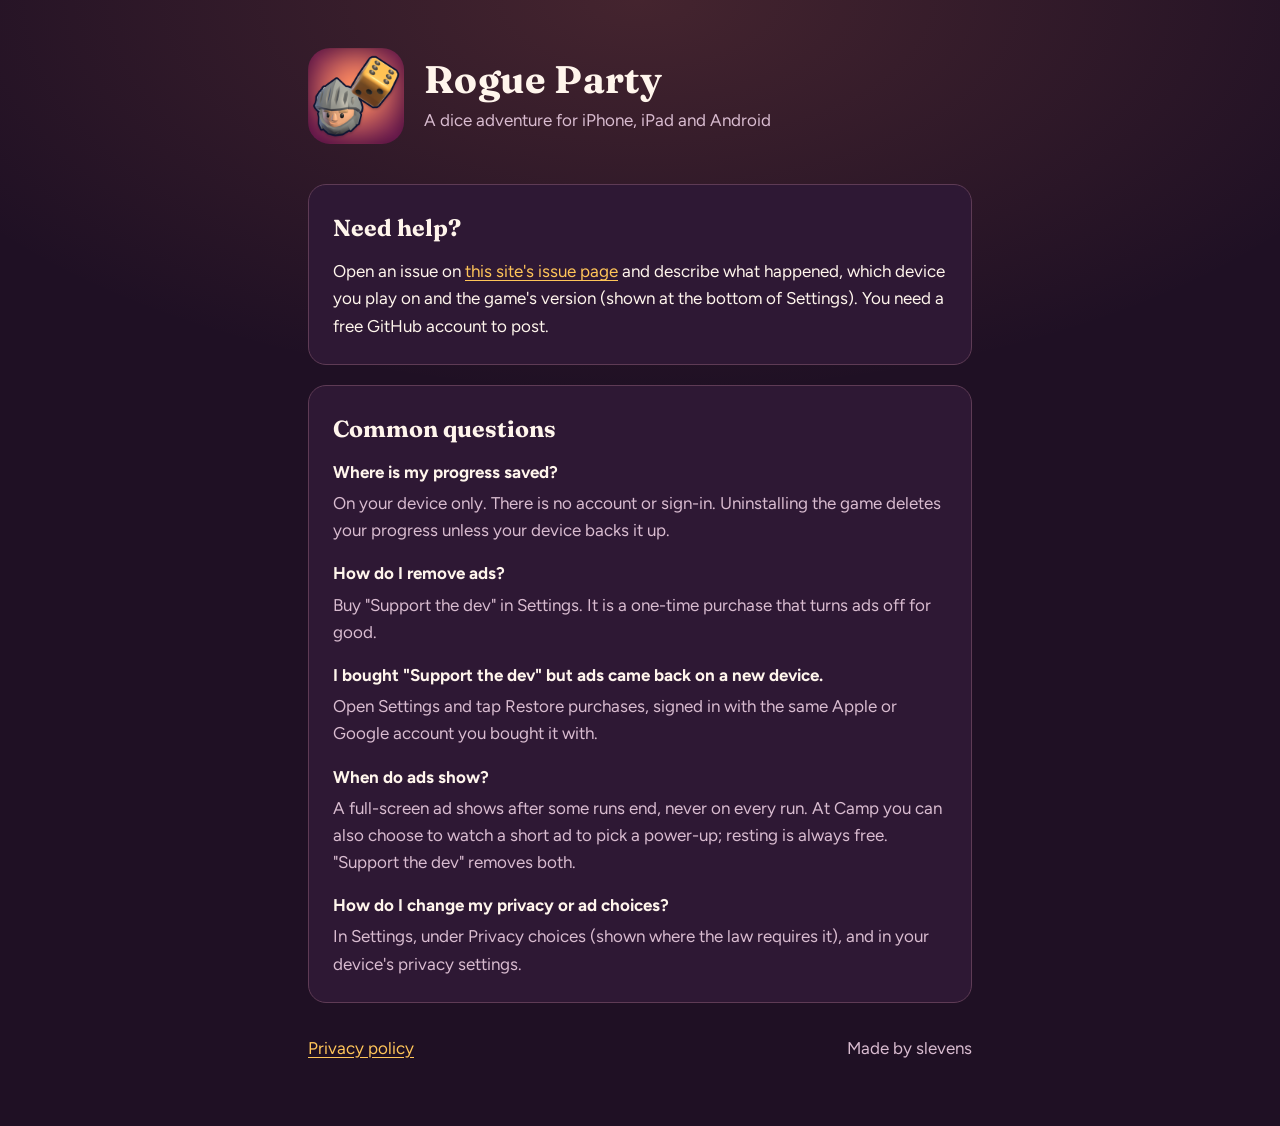
<file: index.html>
<!doctype html>
<html lang="en">
<head>
<meta charset="utf-8">
<meta name="viewport" content="width=device-width, initial-scale=1">
<title>Rogue Party Support</title>
<meta name="description" content="Help and contact for Rogue Party, a dice adventure for iPhone, iPad and Android.">
<link rel="icon" href="assets/icon-256.png">
<link rel="preconnect" href="https://fonts.googleapis.com">
<link rel="preconnect" href="https://fonts.gstatic.com" crossorigin>
<link rel="stylesheet" href="https://fonts.googleapis.com/css2?family=Fraunces:opsz,wght@9..144,600;9..144,700&family=Figtree:wght@400;500;600;700&display=swap">
<link rel="stylesheet" href="assets/site.css">
</head>
<body>
<main class="page">
  <header class="head">
    <img src="assets/icon-256.png" alt="Rogue Party app icon" width="96" height="96">
    <div>
      <h1>Rogue Party</h1>
      <p class="tag">A dice adventure for iPhone, iPad and Android</p>
    </div>
  </header>

  <section>
    <h2>Need help?</h2>
    <p>Open an issue on <a href="https://github.com/sjlevens/rogue-party/issues">this site's issue page</a> and describe
      what happened, which device you play on and the game's version (shown at the bottom of Settings). You need a free
      GitHub account to post.</p>
  </section>

  <section>
    <h2>Common questions</h2>
    <dl>
      <dt>Where is my progress saved?</dt>
      <dd>On your device only. There is no account or sign-in. Uninstalling the game deletes your progress unless your
        device backs it up.</dd>
      <dt>How do I remove ads?</dt>
      <dd>Buy "Support the dev" in Settings. It is a one-time purchase that turns ads off for good.</dd>
      <dt>I bought "Support the dev" but ads came back on a new device.</dt>
      <dd>Open Settings and tap Restore purchases, signed in with the same Apple or Google account you bought it with.</dd>
      <dt>When do ads show?</dt>
      <dd>A full-screen ad shows after some runs end, never on every run. At Camp you can also choose to watch a short ad to pick a power-up; resting is always free. "Support the dev" removes both.</dd>
      <dt>How do I change my privacy or ad choices?</dt>
      <dd>In Settings, under Privacy choices (shown where the law requires it), and in your device's privacy settings.</dd>
    </dl>
  </section>

  <footer>
    <a href="privacy/">Privacy policy</a>
    <span>Made by slevens</span>
  </footer>
</main>
</body>
</html>
</file>
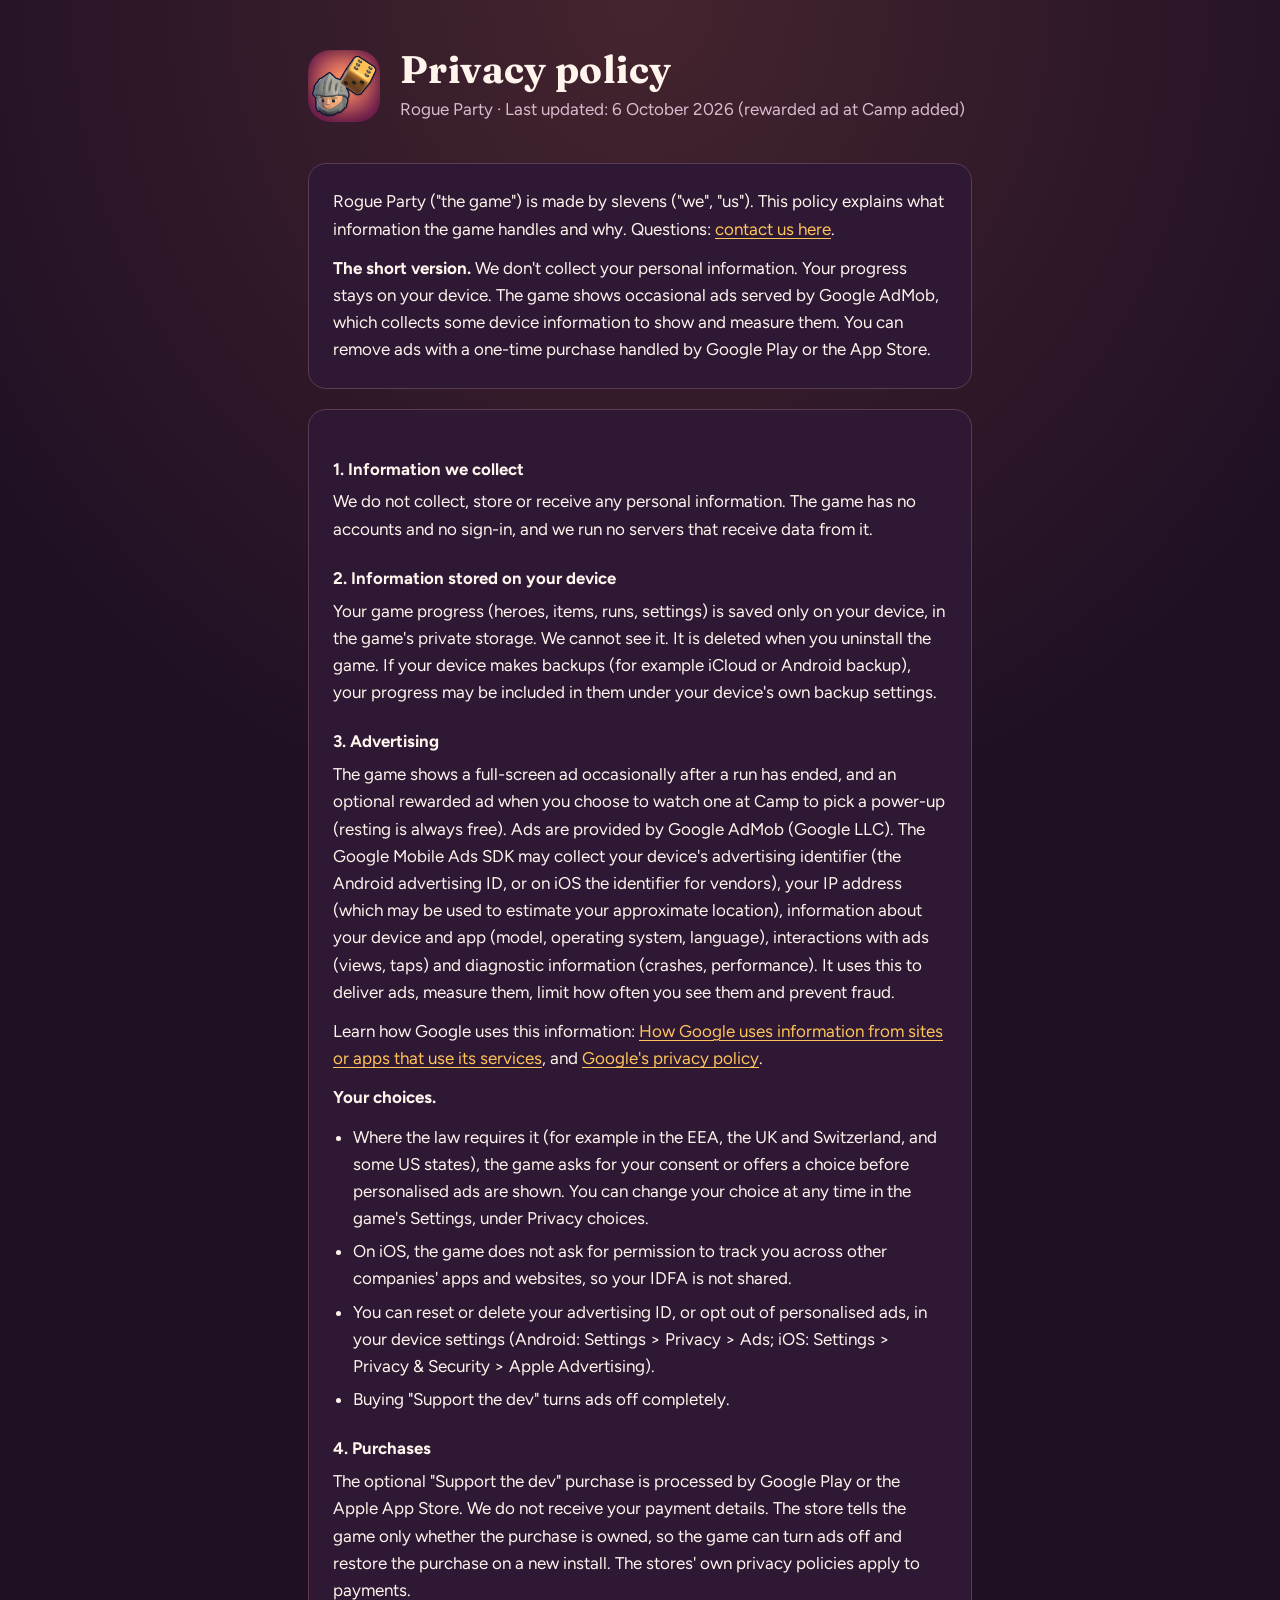
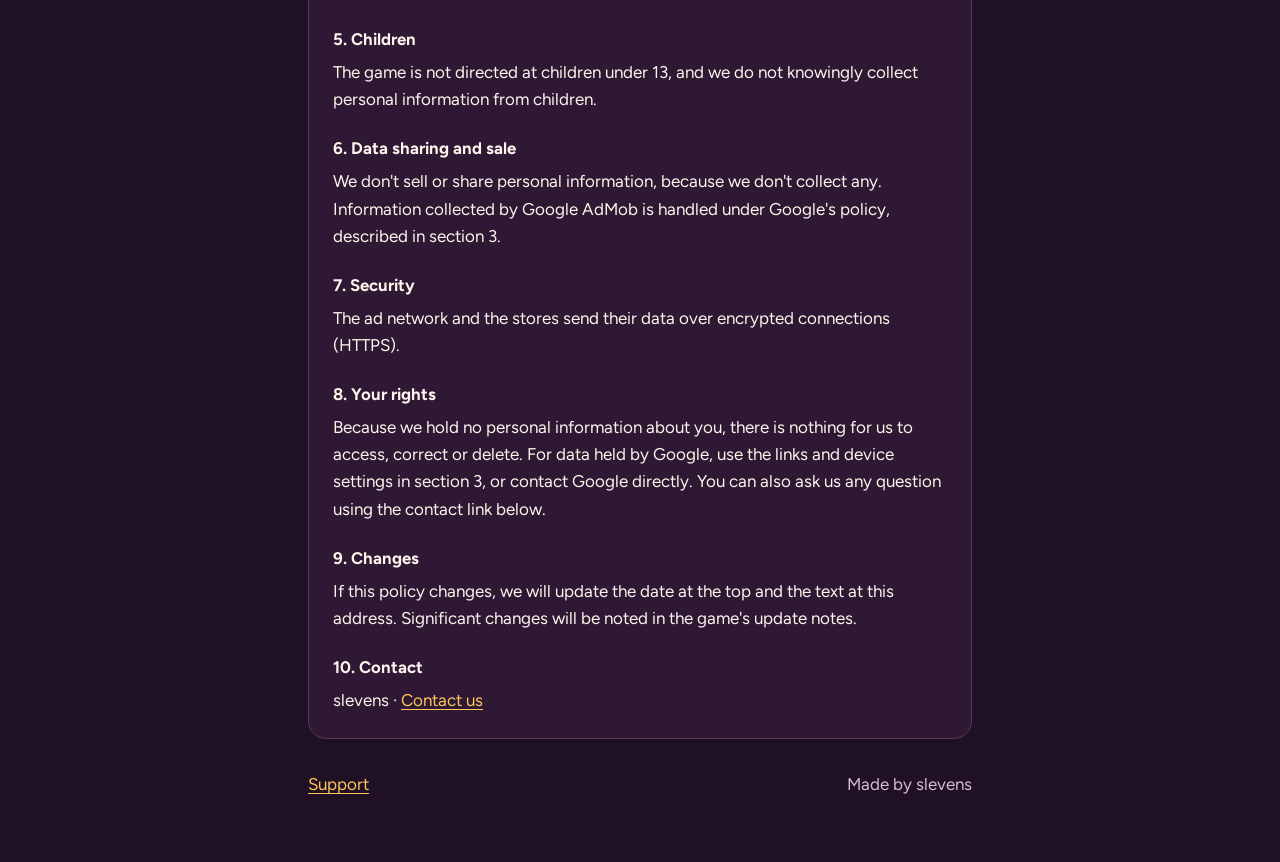
<file: privacy/index.html>
<!doctype html>
<html lang="en">
<head>
<meta charset="utf-8">
<meta name="viewport" content="width=device-width, initial-scale=1">
<title>Rogue Party Privacy Policy</title>
<meta name="description" content="How Rogue Party handles information: no accounts, progress saved on your device, ads by Google AdMob.">
<link rel="icon" href="../assets/icon-256.png">
<link rel="preconnect" href="https://fonts.googleapis.com">
<link rel="preconnect" href="https://fonts.gstatic.com" crossorigin>
<link rel="stylesheet" href="https://fonts.googleapis.com/css2?family=Fraunces:opsz,wght@9..144,600;9..144,700&family=Figtree:wght@400;500;600;700&display=swap">
<link rel="stylesheet" href="../assets/site.css">
</head>
<body>
<main class="page legal">
  <header class="head">
    <img src="../assets/icon-256.png" alt="Rogue Party app icon" width="72" height="72">
    <div>
      <h1>Privacy policy</h1>
      <p class="tag">Rogue Party &middot; <span class="updated">Last updated: 6 October 2026 (rewarded ad at Camp added)</span></p>
    </div>
  </header>

  <section>
    <p>Rogue Party ("the game") is made by slevens ("we", "us"). This policy explains what information the game handles
      and why. Questions: <a href="https://github.com/sjlevens/rogue-party/issues">contact us here</a>.</p>
    <p><strong>The short version.</strong> We don't collect your personal information. Your progress stays on your
      device. The game shows occasional ads served by Google AdMob, which collects some device information to show and
      measure them. You can remove ads with a one-time purchase handled by Google Play or the App Store.</p>
  </section>

  <section>
    <h3>1. Information we collect</h3>
    <p>We do not collect, store or receive any personal information. The game has no accounts and no sign-in, and we
      run no servers that receive data from it.</p>

    <h3>2. Information stored on your device</h3>
    <p>Your game progress (heroes, items, runs, settings) is saved only on your device, in the game's private storage.
      We cannot see it. It is deleted when you uninstall the game. If your device makes backups (for example iCloud or
      Android backup), your progress may be included in them under your device's own backup settings.</p>

    <h3>3. Advertising</h3>
    <p>The game shows a full-screen ad occasionally after a run has ended, and an optional rewarded ad when you choose to watch one at Camp to pick a power-up (resting is always free). Ads are provided by Google AdMob
      (Google LLC). The Google Mobile Ads SDK may collect your device's advertising identifier (the Android advertising
      ID, or on iOS the identifier for vendors), your IP address (which may be used to estimate your approximate
      location), information about your device and app (model, operating system, language), interactions with ads
      (views, taps) and diagnostic information (crashes, performance). It uses this to deliver ads, measure them, limit
      how often you see them and prevent fraud.</p>
    <p>Learn how Google uses this information: <a href="https://policies.google.com/technologies/partner-sites">How
      Google uses information from sites or apps that use its services</a>, and
      <a href="https://policies.google.com/privacy">Google's privacy policy</a>.</p>
    <p><strong>Your choices.</strong></p>
    <ul>
      <li>Where the law requires it (for example in the EEA, the UK and Switzerland, and some US states), the game asks
        for your consent or offers a choice before personalised ads are shown. You can change your choice at any time in
        the game's Settings, under Privacy choices.</li>
      <li>On iOS, the game does not ask for permission to track you across other companies' apps and websites, so your
        IDFA is not shared.</li>
      <li>You can reset or delete your advertising ID, or opt out of personalised ads, in your device settings (Android:
        Settings &gt; Privacy &gt; Ads; iOS: Settings &gt; Privacy &amp; Security &gt; Apple Advertising).</li>
      <li>Buying "Support the dev" turns ads off completely.</li>
    </ul>

    <h3>4. Purchases</h3>
    <p>The optional "Support the dev" purchase is processed by Google Play or the Apple App Store. We do not receive
      your payment details. The store tells the game only whether the purchase is owned, so the game can turn ads off
      and restore the purchase on a new install. The stores' own privacy policies apply to payments.</p>

    <h3>5. Children</h3>
    <p>The game is not directed at children under 13, and we do not knowingly collect personal information from
      children.</p>

    <h3>6. Data sharing and sale</h3>
    <p>We don't sell or share personal information, because we don't collect any. Information collected by Google
      AdMob is handled under Google's policy, described in section 3.</p>

    <h3>7. Security</h3>
    <p>The ad network and the stores send their data over encrypted connections (HTTPS).</p>

    <h3>8. Your rights</h3>
    <p>Because we hold no personal information about you, there is nothing for us to access, correct or delete. For data
      held by Google, use the links and device settings in section 3, or contact Google directly. You can also ask us
      any question using the contact link below.</p>

    <h3>9. Changes</h3>
    <p>If this policy changes, we will update the date at the top and the text at this address. Significant changes will
      be noted in the game's update notes.</p>

    <h3>10. Contact</h3>
    <p>slevens &middot; <a href="https://github.com/sjlevens/rogue-party/issues">Contact us</a></p>
  </section>

  <footer>
    <a href="../">Support</a>
    <span>Made by slevens</span>
  </footer>
</main>
</body>
</html>
</file>
<file: assets/site.css>
:root {
  color-scheme: dark;
  --night: #1f1024;
  --panel: #2e1834;
  --line: #5e3b55;
  --text: #fff5ec;
  --dim: #d9bcd0;
  --honey: #ffc559;
  --coral: #ee805f;
  --display: "Fraunces", Georgia, "Times New Roman", serif;
  --body: "Figtree", system-ui, -apple-system, "Segoe UI", Roboto, sans-serif;
}
* { box-sizing: border-box; }
html { background: var(--night); }
body {
  margin: 0;
  min-height: 100vh;
  background: radial-gradient(ellipse 90% 50% at 50% 0%, rgba(238, 128, 95, 0.18), transparent 70%) no-repeat, var(--night);
  color: var(--text);
  font: 17px/1.6 var(--body);
}
.page { max-width: 44rem; margin: 0 auto; padding: 48px 20px 64px; }
.head { display: flex; gap: 20px; align-items: center; margin-bottom: 40px; }
.head img { border-radius: 22px; flex: none; }
h1 { font-family: var(--display); font-size: 2.4rem; line-height: 1.1; margin: 0; letter-spacing: 0.01em; }
.tag { margin: 6px 0 0; color: var(--dim); }
h2 { font-family: var(--display); font-size: 1.45rem; margin: 0 0 12px; }
section {
  background: var(--panel);
  border: 1px solid var(--line);
  border-radius: 18px;
  padding: 24px;
  margin-bottom: 20px;
}
p { margin: 0 0 12px; }
p:last-child { margin-bottom: 0; }
a { color: var(--honey); text-underline-offset: 3px; }
a:focus-visible { outline: 2px solid var(--honey); outline-offset: 3px; border-radius: 4px; }
dl { margin: 0; }
dt { font-weight: 700; margin-top: 16px; }
dt:first-child { margin-top: 0; }
dd { margin: 4px 0 0; color: var(--dim); }
footer { display: flex; flex-wrap: wrap; gap: 8px 24px; justify-content: space-between; color: var(--dim); margin-top: 32px; }
.legal h3 { font-size: 1.05rem; margin: 22px 0 6px; }
.legal ul { margin: 0 0 12px; padding-left: 1.2em; }
.legal li { margin-bottom: 6px; }
.updated { color: var(--dim); }
@media (max-width: 480px) {
  .head { flex-direction: column; align-items: flex-start; }
  section { padding: 20px 18px; }
}
</file>
